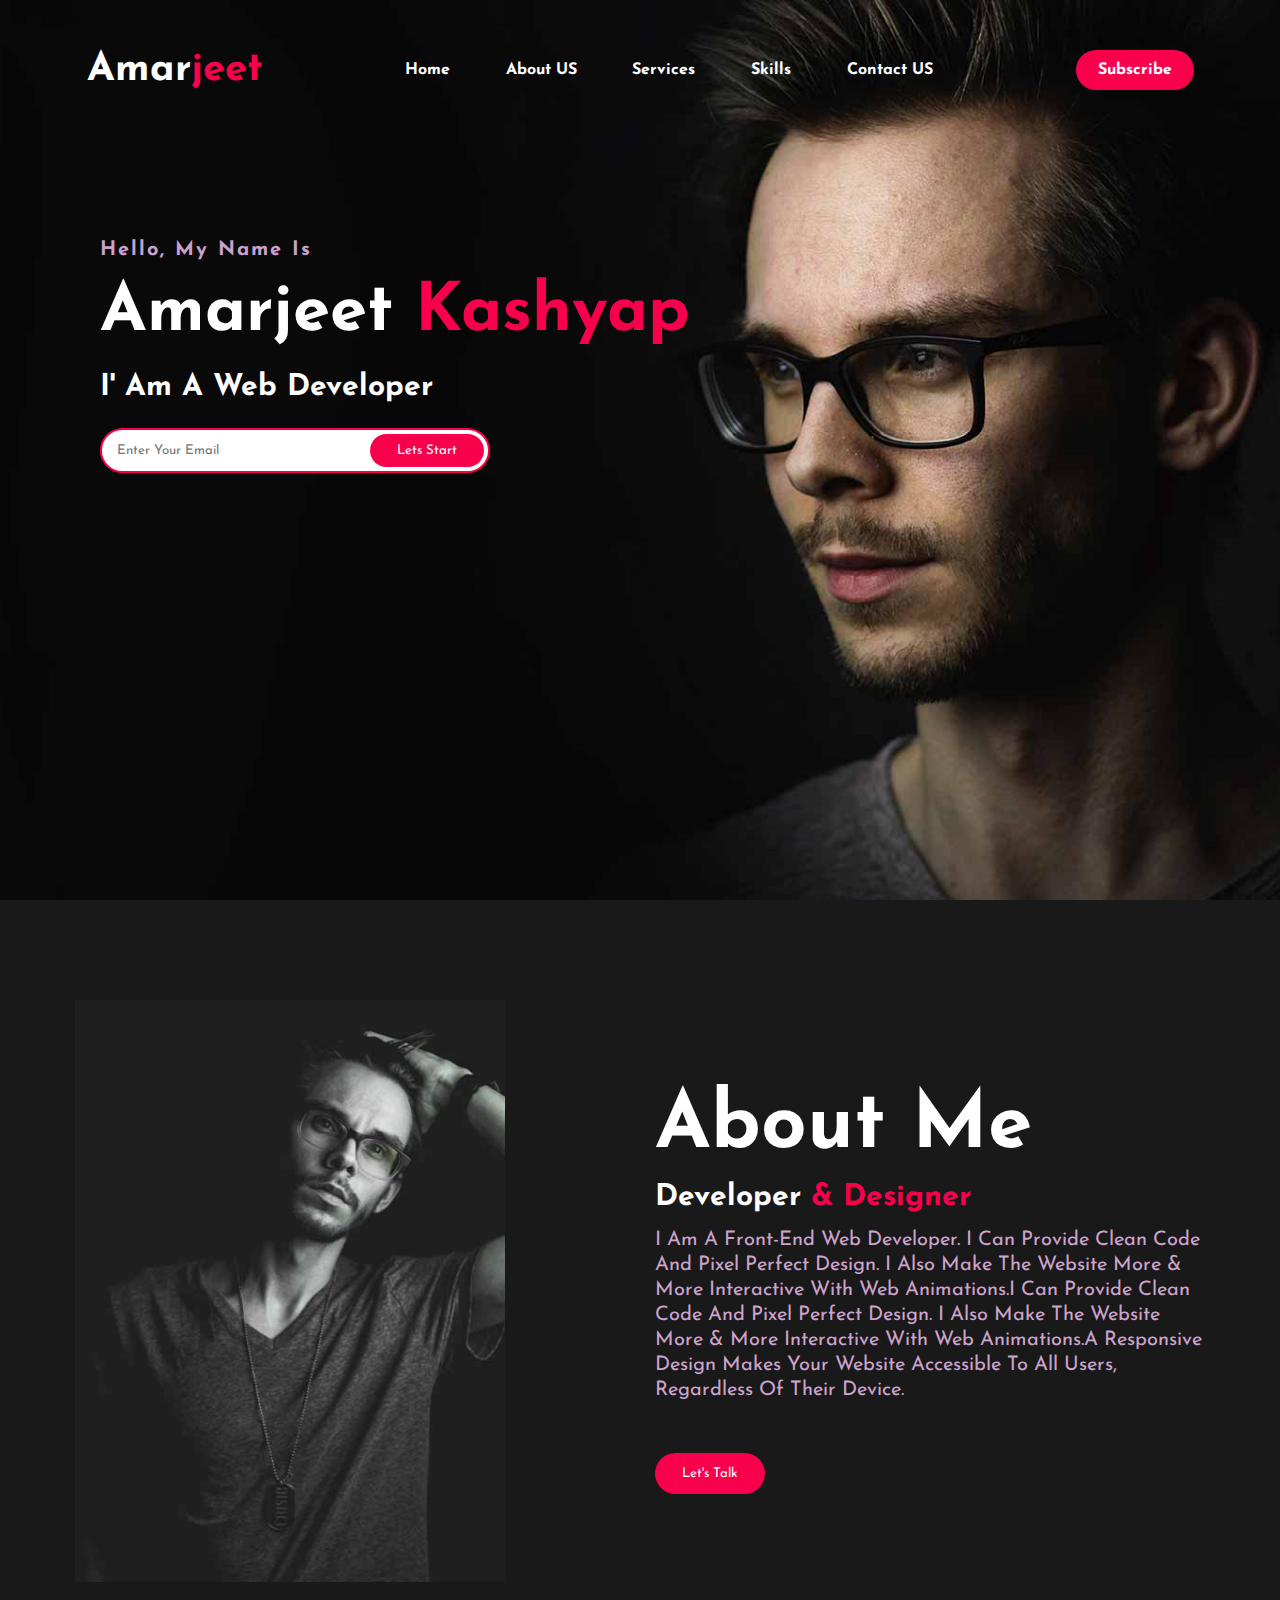
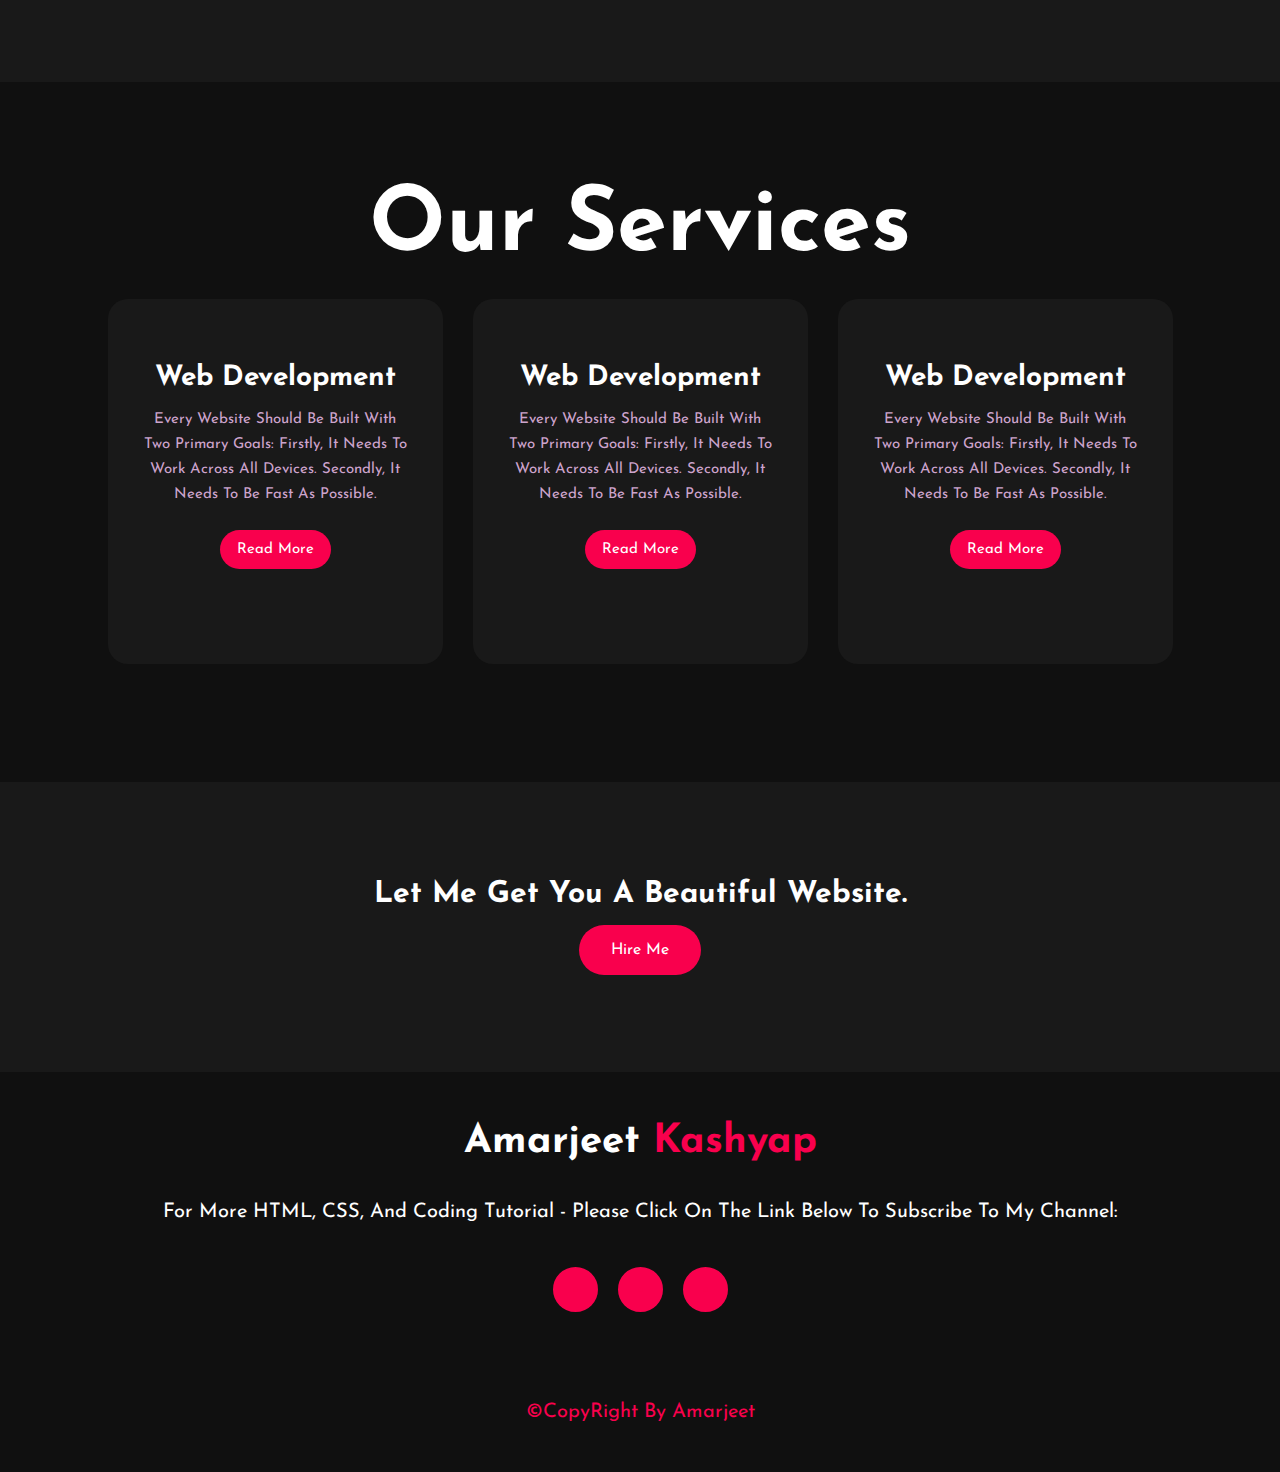
<file: home.html>
<!DOCTYPE html>
<html lang="en">
    <head>
        <meta charset="UTF-8">
        <meta http-equiv="X-UA-Compatible" content="IE=edge">
        <meta name="viewport" content="width=device-width, initial-scale=1.0">
        <title>Home</title>
        <!-- custom css file link  -->
        <link rel="stylesheet"  type="text/css" href="css/home.css">

        
	    <link rel="preconnect" href="https://fonts.gstatic.com">
        <link href="https://fonts.googleapis.com/css2?family=Josefin+Sans:ital,wght@0,100;0,200;0,300;0,400;0,500;0,600;0,700;1,100;1,200;1,300;1,400;1,500;1,600;1,700&display=swap" rel="stylesheet">
  

        <!-- font awesome cdn link  -->
        <link rel="stylesheet" href="https://cdnjs.cloudflare.com/ajax/libs/font-awesome/5.15.3/css/all.min.css" integrity="sha512-iBBXm8fW90+nuLcSKlbmrPcLa0OT92xO1BIsZ+ywDWZCvqsWgccV3gFoRBv0z+8dLJgyAHIhR35VZc2oM/gI1w==" crossorigin="anonymous" referrerpolicy="no-referrer" />

        

    </head>
    <body>

        <!-- hero section start-->
        <div class="hero">
            <nav>
                <h2 class="logo">Amar<span>jeet</span>   </h2>
                <ul>
                    <li><a href="">Home</a></li>
                    <li><a href="">About US</a></li>
                    <li><a href="">Services</a></li>
                    <li><a href="">Skills</a></li>
                    <li><a href="">Contact US</a></li>
                </ul>
                <a href="#" class="btn">Subscribe</a>
            </nav>
            <!--content section start-->
            <div class="content">
                <h4>Hello, My name is </h4>
                <h1>Amarjeet <span>Kashyap</span></h1>
                <h3>I' am a Web Developer</h3>
                <div class="newsletter">
                    <form action="">
                        <input type="email" name="email" class="mail" placeholder="Enter your Email">
                        <input type="submit" name="submit" class="lets_start" value="Lets Start">
                    </form>
                </div>
            </div>
        <!--content section end-->
        </div>
        <!-- hero section end-->

        <!-- About section start-->
        <section class="about">
            <div class="main">
                <img src="img/main-img.png" alt="Main image">
                <div class="about-text">
                    <h2>About Me</h2>
				    <h5>Developer <span>& Designer</span></h5>
				    <p>I am a front-end web developer. I can provide clean code and pixel perfect design. I also make the website more & more interactive with web animations.I can provide clean code and pixel perfect design. I also make the website more & more interactive with web animations.A responsive design makes your website accessible to all users, regardless of their device.</p>
				    <button type="button">Let's Talk</button>

                </div>
            </div>

        </section>
        <!-- About section end-->

        <!--Service section strt-->
        <div class="service">
            <div class="title">
                <h2>Our Services</h2>
            </div>
    
            <div class="box">
                <div class="card">
                    <i class="fas fa-bars"></i>
                    <h5>Web Development</h5>
                    <div class="pra">
                        <p>Every website should be built with two primary goals: Firstly, it needs to work across all devices. Secondly, it needs to be fast as possible.</p>
    
                        <p style="text-align: center;">
                            <a class="button" href="#">Read More</a>
                        </p>
                    </div>
                </div>
    
                <div class="card">
                    <i class="far fa-user"></i>
                    <h5>Web Development</h5>
                    <div class="pra">
                        <p>Every website should be built with two primary goals: Firstly, it needs to work across all devices. Secondly, it needs to be fast as possible.</p>
    
                        <p style="text-align: center;">
                            <a class="button" href="#">Read More</a>
                        </p>
                    </div>
                </div>
    
                <div class="card">
                    <i class="far fa-bell"></i>
                    <h5>Web Development</h5>
                    <div class="pra">
                        <p>Every website should be built with two primary goals: Firstly, it needs to work across all devices. Secondly, it needs to be fast as possible.</p>
    
                        <p style="text-align: center;">
                            <a class="button" href="#">Read More</a>
                        </p>
                    </div>
                </div>
            </div>
        </div>
        <!--Service section strt-->



        <!--Contact section strt-->
        <div class="contact-me">
            <p>Let me Get You a Beautiful Website.</p>
            <a href="#" class="button-two">Hire Me</a>
        </div>

        <!--Contact section end-->

        <!--Footer section strt-->

        <footer>
            <p id="name">Amarjeet <span>Kashyap</span></p>
            <p id="detail">For more HTML, CSS, and coding tutorial - please click on the link below to subscribe to my channel:</p>
            <div class="social">
                <a href="#"><i class="fab fa-facebook-f"></i></a>
                <a href="#"><i class="fab fa-instagram"></i></a>
                <a href="#"><i class="fab fa-dribbble"></i></a>
            </div>
            <p class="end"> &copy;CopyRight By Amarjeet</p>
        </footer>

        <!--Footer section strt-->




        


        
    </body>
</html>
</file>
<file: css/home.css>
*{
    font-family: 'josefin sans', sans-serif;
    text-decoration: none;
    margin: 0;
    padding: 0;
    box-sizing: border-box;
    text-transform: capitalize;
}
/* nav bar section*/
.hero {
    height: 100vh;
    width: 100%;
    background: url(../img/background.jpg);
    background-position: center;
    background-size: cover;
   
}
nav{
    height: 140px;
    width: 100%;
    display: flex;
    align-items: center;
    justify-content: space-evenly;
    
}

nav ul a{
    color: white;
    font-size: 16px;
    font-weight: bold;
}

nav ul a:hover{
    color: #f9004d;
    transition: .4s;


}

.btn{
    background-color: #f9004d;
    font-weight: bold;
    border: 2px solid transparent;
    padding: 10px 20px ;
    border-radius: 30px;
    color: white;
}

.btn:hover{
    transform: scale(1.2);
}



nav h2{
    color: white;
    font-size: 40px;
    font-weight: bold;
    cursor: pointer;
}
span{
    color: #f9004d;
}

nav ul {
    width: 50%;
    display: flex;
    list-style-type: none;
    align-items: center;
    justify-content: space-evenly;
}

/* content section */

.content{
    height: 500px;
    width:auto ;
    padding:100px ;
    
    /*margin:25px ;*/
}

.content h4{
    color:#fcfc;
    font-size: 20px;
    letter-spacing: 2px;
}

.content h1{
    color: white;
    font-size: 67px;
    margin-top: 20px;
}

.content h3{
    color: white;
    font-size: 30px;
    margin: 25px 0px;
}

.newsletter form{
    width: 390px;
    position: relative;
}

.mail{
    display: inline-block;
    width: 100%;
    border: 2px solid #f9004d;
    padding: 14px 130px 14px 15px;
    border-radius: 30px;
}

.lets_start{
    position: absolute;
    display: inline-block;
    background: #f9004d;
    color: white;
    padding: 8px 25px;
    border: 2px solid transparent;
    border-radius: 30px;
    top: 6px;
    right: 6px;
}

.lets_start:hover{
    background-color: black;
    border: 2px solid #f9004d;
}
/* about css*/
.about{
    width: 100%;
    padding: 100px 0;
    background: #191919;
    
}

.main{
    display: flex;
    align-items: center;
    justify-content: space-around;

}
.about-text{
    width: 550px;
    
    
}

.main img{
    height: auto;
    width: 430px;
}
.about-text h2{
    color: white;
    font-size: 80px;
    font-weight: bold;

}

.about-text h5{
    color: white ;
    font-size: 30px;
    margin: 15px 0px;
}

.about-text p{
    color: #fcfc;
    line-height: 25px;
    font-size: 20px;
}

.about-text button{

    background: #f9004d;
    color: white;
    padding: 12px 25px;
    border: 2px solid transparent;
    border-radius: 30px;
    margin-top: 50px;
    
}

/* contact me css */

.contact-me{
    width: 100%;
    height: 290px;
    background: #191919;
    display: flex;
    flex-direction: column;
    align-items: center;
    justify-content: center;
}

.contact-me p{
    color: white;
    font-size: 30px;
    font-weight: bold;
    margin-bottom: 15px;
}

.button-two{
    background: #f9004d;
    color: white;
    padding: 15px 30px;
    border: 2px solid transparent;
    border-radius: 30px;
}

/* service section  css */

.service {
    background: #101010;
    display: flex;
    flex-direction: column; 
    width: 100%;
    height: 700px;
   
}

.title h2 {
    color: white;
    font-size: 90px;
    font-weight: bold;
    height: 100px;
    padding: 100px 0;
    text-align: center;
}

.box{
    display: flex;
    align-items: center;
    justify-content: center;
    min-height: 400px;
}

.card{
    height: 365px;
	width: 335px;
    margin: 15px;
    background: #191919;
    border-radius: 20px;
    padding: 50px 35px;
    text-align: center;
    
}

.card i{
    color: #f9004d;
    font-size: 40px;
    padding-bottom:10px ;
}

.card h5{
    color: white;
    font-size: 28px;
    padding: 15px 0;
}

.pra p {
    color:#fcfc;
    font-size: 15px;
    line-height: 25px;
    margin-bottom: 30px;
}

.button{
    color: white;
    background: #f9004d;
    font-size: 15px;
    padding: 10px 15px;
    border: 2px solid transparent;
    border-radius: 30px;
}

/* footer section css */
footer{
    width: 100%;
    height: 400px;
    background: #101010;
    display: flex;
    flex-direction: column;
    align-items: center;
    justify-content: center;
}

#name{
    color: white;
    font-size: 40px;
    font-weight: bold;
    margin-bottom: 20px;
}

#detail{
    color: white;
    font-size: 20px;
    margin: 20px;
}

.social{
    display: flex;
    margin-top: 15px;
    
}

.social a{
    height: 45px;
    width: 45px;
    color: white;
    background: #f9004d;
    display: flex;
    align-items: center;
    justify-content: center;
    border: 20px solid #f9004d;
    border-radius: 50px;
    margin: 10px;
}


.end{
    color: #f9004d;
    font-size: 20px;
    margin-top: 80px;
}
</file>
